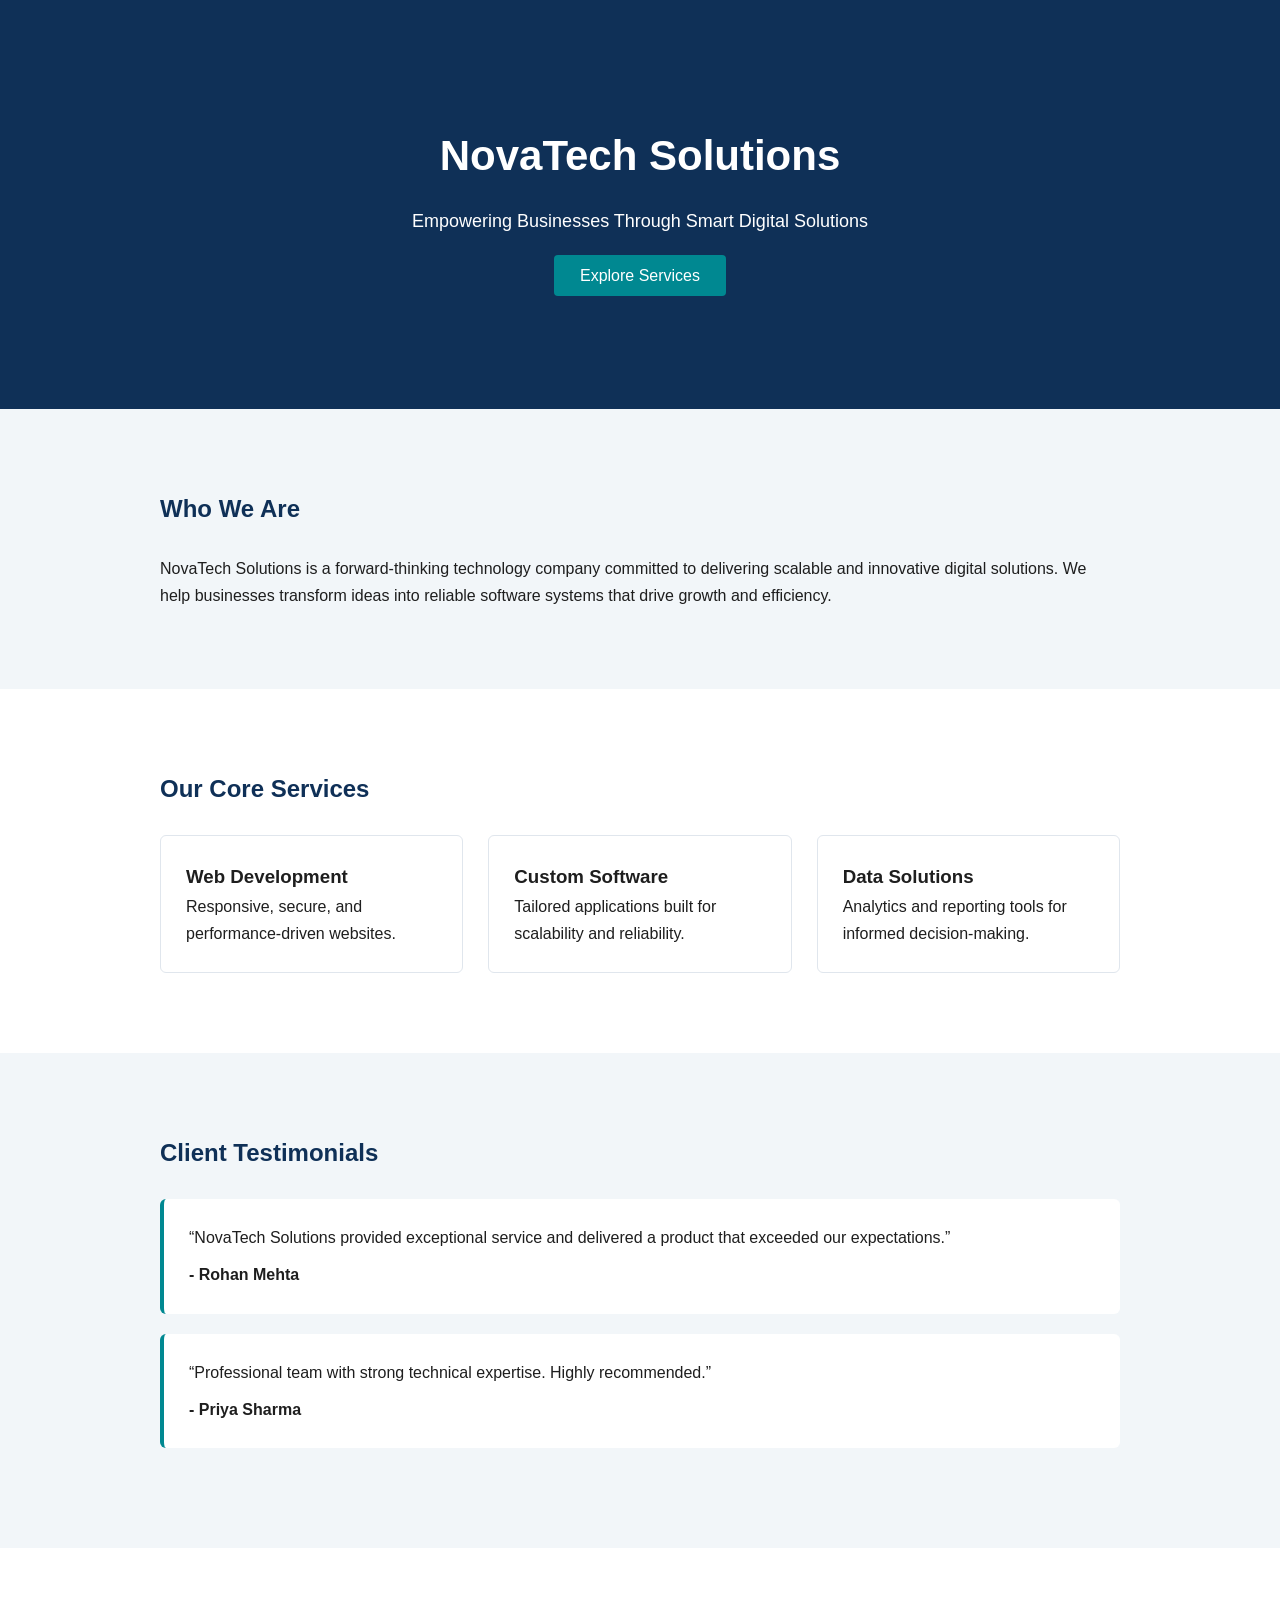
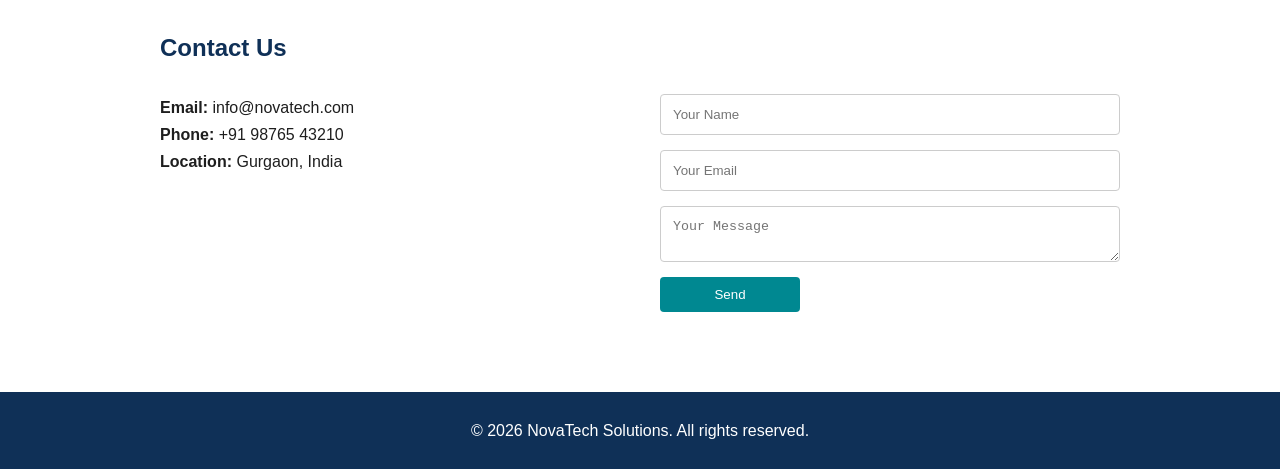
<file: Company_Landing_Page/index.html>
<!DOCTYPE html>
<html lang="en">
<head>
    <meta charset="UTF-8">
    <title>NovaTech Solutions</title>
    <link rel="stylesheet" href="style.css">
</head>
<body>

<!-- HERO SPLIT SECTION -->
<header class="hero">
    <div class="hero-text">
        <h1>NovaTech Solutions</h1>
        <p>Empowering Businesses Through Smart Digital Solutions</p>
        <a href="#services" class="btn">Explore Services</a>
    </div>
</header>

<!-- ABOUT -->
<section class="section-light" id="about">
    <div class="content">
        <h2>Who We Are</h2>
        <p>
            NovaTech Solutions is a forward-thinking technology company 
            committed to delivering scalable and innovative digital solutions. 
            We help businesses transform ideas into reliable software systems 
            that drive growth and efficiency.
        </p>
    </div>
</section>

<!-- SERVICES -->
<section class="section-dark" id="services">
    <div class="content">
        <h2>Our Core Services</h2>

        <div class="services-grid">
            <div class="service-box">
                <h3>Web Development</h3>
                <p>Responsive, secure, and performance-driven websites.</p>
            </div>

            <div class="service-box">
                <h3>Custom Software</h3>
                <p>Tailored applications built for scalability and reliability.</p>
            </div>

            <div class="service-box">
                <h3>Data Solutions</h3>
                <p>Analytics and reporting tools for informed decision-making.</p>
            </div>
        </div>
    </div>
</section>

<!-- TESTIMONIALS -->
<section class="section-light" id="testimonials">
    <div class="content">
        <h2>Client Testimonials</h2>

        <div class="testimonial-box">
            <p>
                “NovaTech Solutions provided exceptional service and delivered 
                a product that exceeded our expectations.”
            </p>
            <span>- Rohan Mehta</span>
        </div>

        <div class="testimonial-box">
            <p>
                “Professional team with strong technical expertise. Highly recommended.”
            </p>
            <span>- Priya Sharma</span>
        </div>
    </div>
</section>

<!-- CONTACT -->
<section class="section-dark" id="contact">
    <div class="content">
        <h2>Contact Us</h2>

        <div class="contact-wrapper">
            <div class="contact-info">
                <p><strong>Email:</strong> info@novatech.com</p>
                <p><strong>Phone:</strong> +91 98765 43210</p>
                <p><strong>Location:</strong> Gurgaon, India</p>
            </div>

            <form>
                <input type="text" placeholder="Your Name" required>
                <input type="email" placeholder="Your Email" required>
                <textarea placeholder="Your Message" required></textarea>
                <button type="submit">Send</button>
            </form>
        </div>
    </div>
</section>

<footer>
    <p>© 2026 NovaTech Solutions. All rights reserved.</p>
</footer>

</body>
</html>
</file>
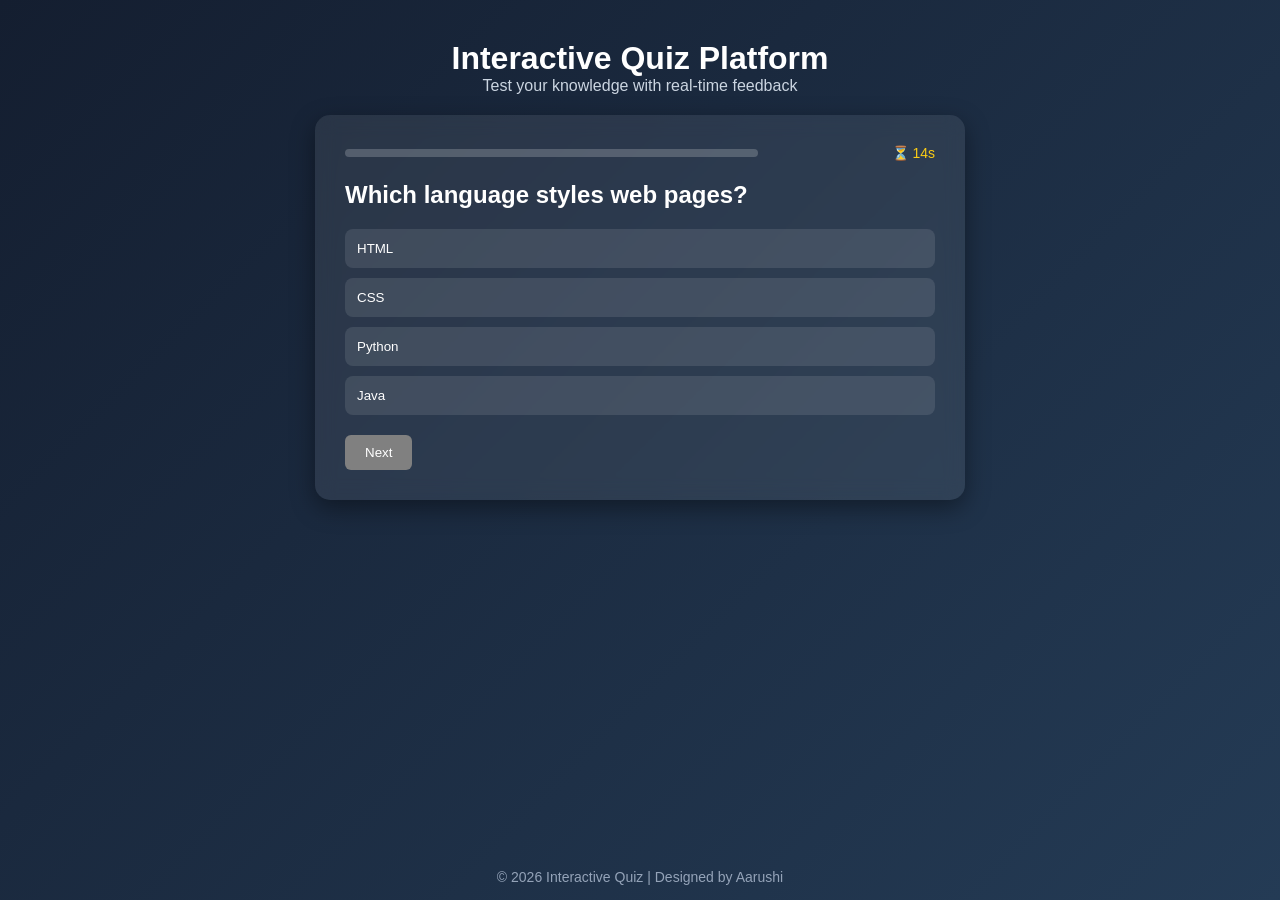
<file: Interactive Quiz/index.html>
<!DOCTYPE html>
<html lang="en">
<head>
    <meta charset="UTF-8">
    <title>Interactive Quiz Platform</title>
    <meta name="viewport" content="width=device-width, initial-scale=1.0">
    <link rel="stylesheet" href="style.css">
</head>
<body>

<header class="header">
    <h1>Interactive Quiz Platform</h1>
    <p>Test your knowledge with real-time feedback</p>
</header>

<main class="quiz-container">

    <section class="quiz-box">

        <div class="quiz-top">
            <div class="progress-container">
                <div id="progress"></div>
            </div>
            <div class="timer">
                ⏳ <span id="time">15</span>s
            </div>
        </div>

        <article id="question-box">
            <h2 id="question">Question Text</h2>
        </article>

        <section id="options" class="options"></section>

        <div class="controls">
            <button id="nextBtn" disabled>Next</button>
        </div>

    </section>

    <section id="result-box" class="result hidden">
        <h2>Quiz Completed 🎉</h2>
        <p>Your Score: <span id="score"></span></p>
        <p id="feedback"></p>
        <button id="restartBtn">Restart Quiz</button>
    </section>

</main>

<footer class="footer">
    <p>© 2026 Interactive Quiz | Designed by Aarushi</p>
</footer>

<script src="script.js"></script>
</body>
</file>
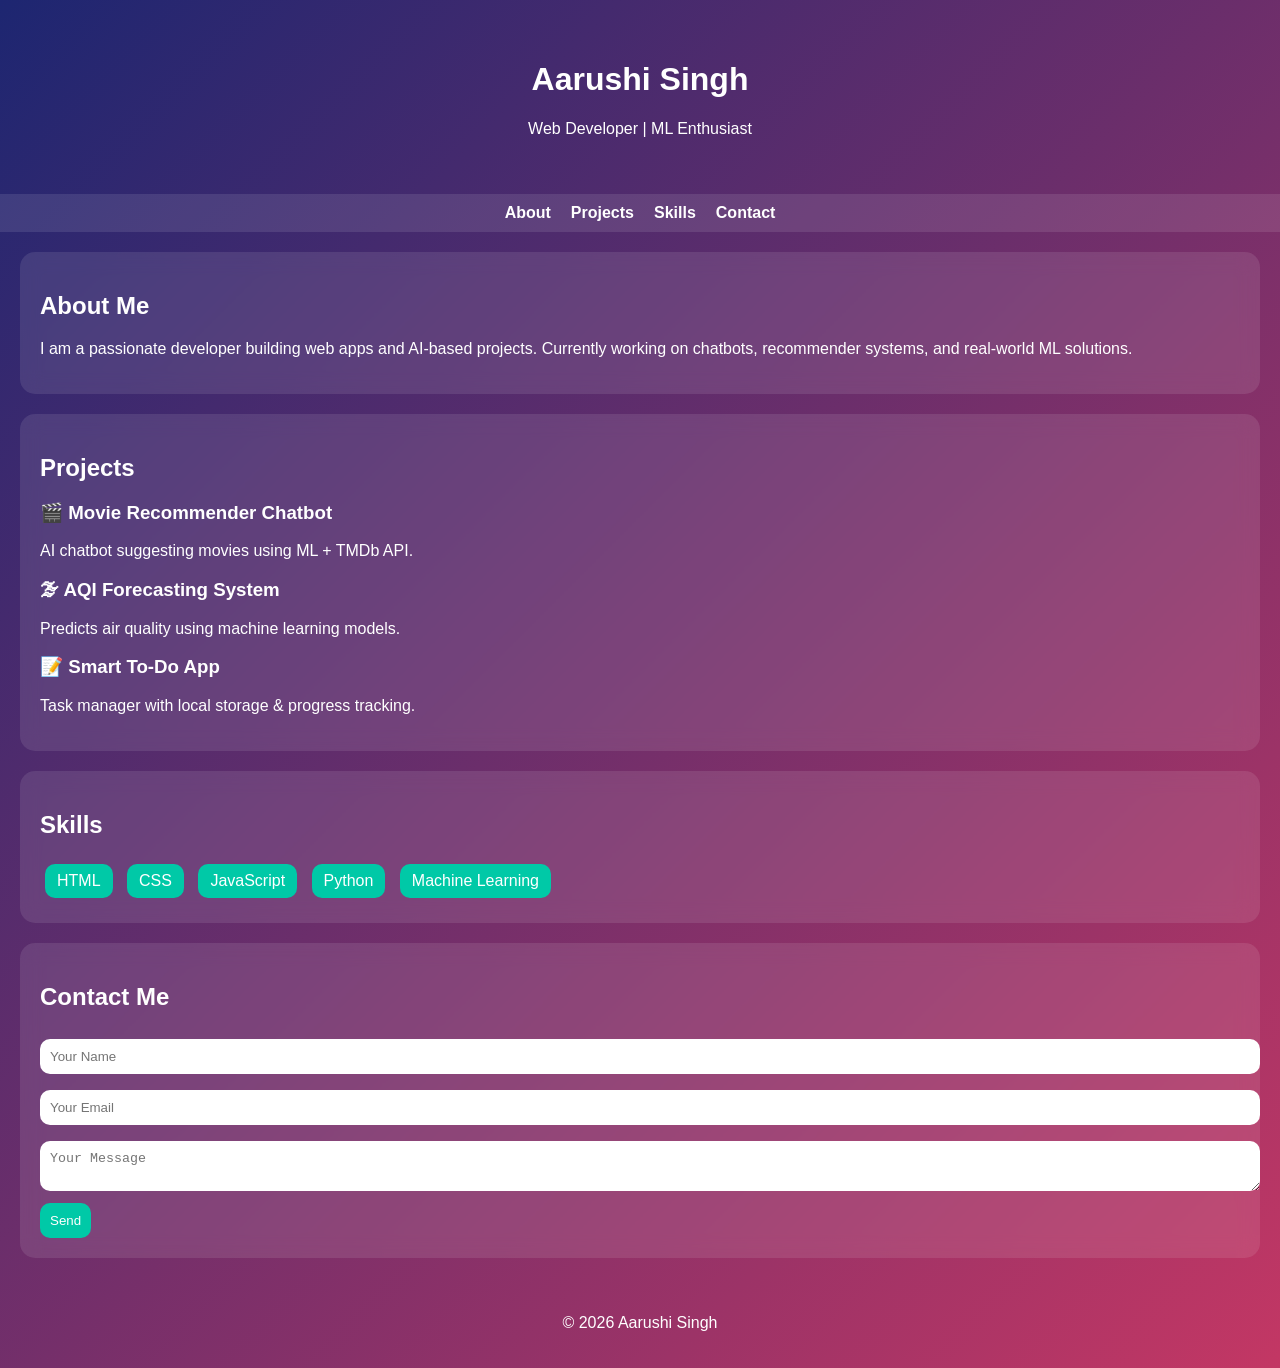
<file: Porfolio/index.html>
<!DOCTYPE html>
<html lang="en">
<head>
  <meta charset="UTF-8">
  <title>My Portfolio</title>
  <link rel="stylesheet" href="style.css">
</head>
<body>

<header>
  <h1>Aarushi Singh</h1>
  <p>Web Developer | ML Enthusiast</p>
</header>

<nav>
  <a href="#about">About</a>
  <a href="#projects">Projects</a>
  <a href="#skills">Skills</a>
  <a href="#contact">Contact</a>
</nav>

<section id="about" class="card">
  <h2>About Me</h2>
  <p>
    I am a passionate developer building web apps and AI-based projects.
    Currently working on chatbots, recommender systems, and real-world ML solutions.
  </p>
</section>

<section id="projects" class="card">
  <h2>Projects</h2>

  <div class="project">
    <h3>🎬 Movie Recommender Chatbot</h3>
    <p>AI chatbot suggesting movies using ML + TMDb API.</p>
  </div>

  <div class="project">
    <h3>🌫 AQI Forecasting System</h3>
    <p>Predicts air quality using machine learning models.</p>
  </div>

  <div class="project">
    <h3>📝 Smart To-Do App</h3>
    <p>Task manager with local storage & progress tracking.</p>
  </div>

</section>

<section id="skills" class="card">
  <h2>Skills</h2>
  <div class="skills">
    <span>HTML</span>
    <span>CSS</span>
    <span>JavaScript</span>
    <span>Python</span>
    <span>Machine Learning</span>
  </div>
</section>

<section id="contact" class="card">
  <h2>Contact Me</h2>
  <form id="contactForm">
    <input type="text" placeholder="Your Name" required>
    <input type="email" placeholder="Your Email" required>
    <textarea placeholder="Your Message"></textarea>
    <button type="submit">Send</button>
  </form>
</section>

<footer>
  <p>© 2026 Aarushi Singh</p>
</footer>

<script src="script.js"></script>
</body>
</html>
</file>
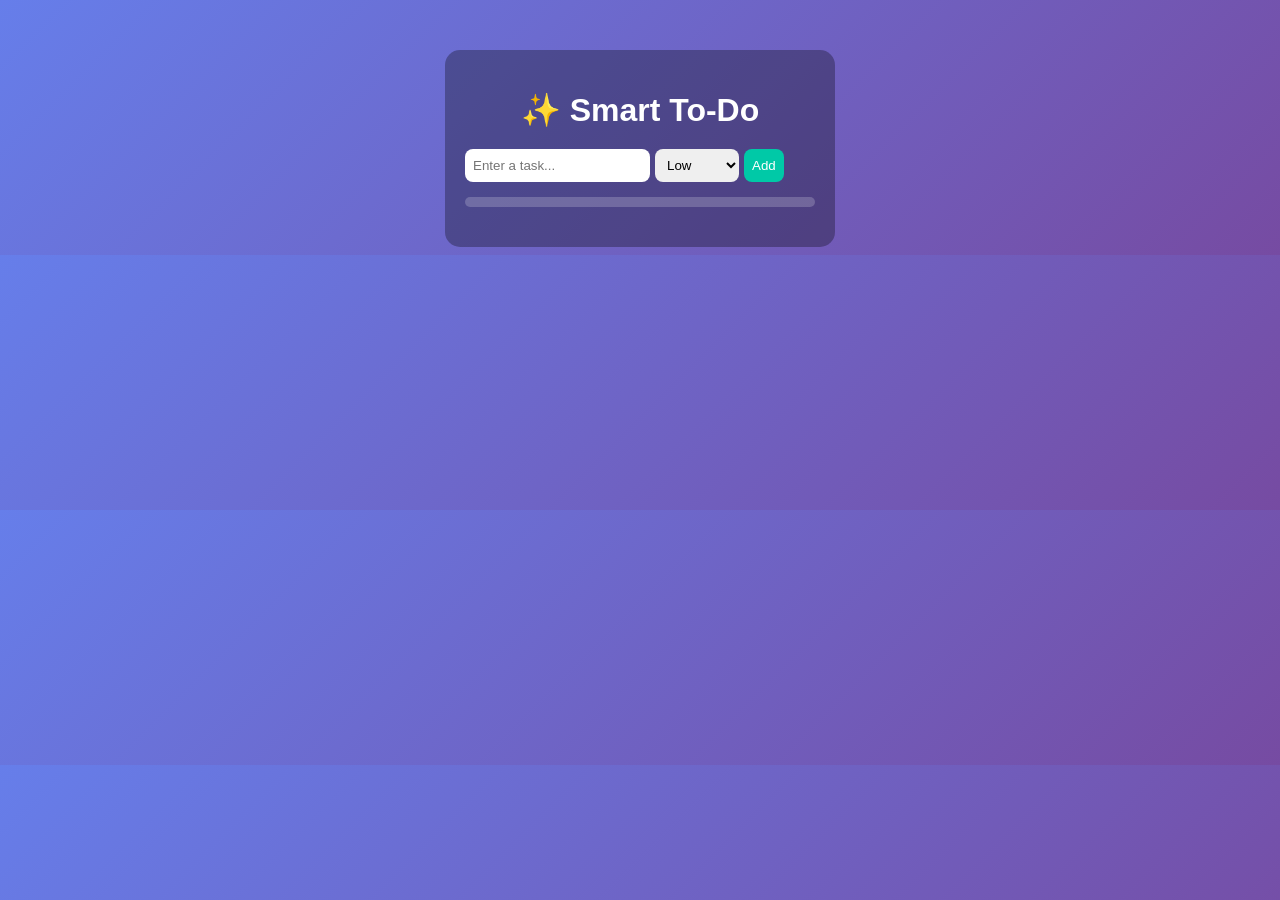
<file: To Do List/index.html>
<!DOCTYPE html>
<html lang="en">
<head>
    <meta charset="UTF-8">
    <title>Smart To-Do List</title>
    <link rel="stylesheet" href="style.css">
</head>
<body>

<div class="container">
    <h1>✨ Smart To-Do</h1>

    <div class="input-section">
        <input type="text" id="taskInput" placeholder="Enter a task...">
        <select id="priority">
            <option value="low">Low</option>
            <option value="medium">Medium</option>
            <option value="high">High</option>
        </select>
        <button onclick="addTask()">Add</button>
    </div>

    <div class="progress">
        <div id="progressBar"></div>
    </div>

    <ul id="taskList"></ul>
</div>

<script src="script.js"></script>
</body>
</html>
</file>
<file: Company_Landing_Page/style.css>
* {
    margin: 0;
    padding: 0;
    box-sizing: border-box;
}

body {
    font-family: 'Segoe UI', sans-serif;
    line-height: 1.7;
    color: #1E1E1E;
}

/* HERO */
.hero {
    background: #0F3057;
    color: white;
    padding: 120px 20px;
    text-align: center;
}

.hero h1 {
    font-size: 42px;
    margin-bottom: 15px;
}

.hero p {
    font-size: 18px;
    margin-bottom: 25px;
}

.btn {
    background: #008891;
    color: white;
    padding: 12px 26px;
    text-decoration: none;
    border-radius: 4px;
    transition: 0.3s;
}

.btn:hover {
    background: #006f74;
}

/* SECTION TYPES */
.section-light {
    background: #F2F6F9;
    padding: 80px 0;
}

.section-dark {
    background: white;
    padding: 80px 0;
}

.content {
    width: 75%;
    margin: auto;
}

h2 {
    margin-bottom: 25px;
    color: #0F3057;
}

/* SERVICES GRID */
.services-grid {
    display: grid;
    grid-template-columns: repeat(auto-fit, minmax(250px, 1fr));
    gap: 25px;
}

.service-box {
    background: white;
    padding: 25px;
    border-radius: 6px;
    border: 1px solid #E0E6ED;
    transition: 0.3s;
}

.service-box:hover {
    transform: translateY(-5px);
    border-top: 4px solid #008891;
}

/* TESTIMONIALS */
.testimonial-box {
    background: white;
    padding: 25px;
    margin-bottom: 20px;
    border-left: 4px solid #008891;
    border-radius: 6px;
}

.testimonial-box span {
    display: block;
    margin-top: 10px;
    font-weight: 600;
}

/* CONTACT */
.contact-wrapper {
    display: flex;
    gap: 40px;
    flex-wrap: wrap;
}

.contact-info {
    flex: 1;
    min-width: 250px;
}

form {
    flex: 1;
    display: flex;
    flex-direction: column;
    gap: 15px;
    min-width: 250px;
}

form input,
form textarea {
    padding: 12px;
    border: 1px solid #ccc;
    border-radius: 4px;
}

form button {
    width: 140px;
    padding: 10px;
    background: #008891;
    border: none;
    color: white;
    border-radius: 4px;
    cursor: pointer;
}

form button:hover {
    background: #006f74;
}

/* FOOTER */
footer {
    background: #0F3057;
    color: white;
    text-align: center;
    padding: 25px;
}
</file>
<file: Interactive Quiz/style.css>
* {
    margin: 0;
    padding: 0;
    box-sizing: border-box;
    font-family: 'Segoe UI', sans-serif;
}

body {
    background: linear-gradient(135deg, #141e30, #243b55);
    color: #fff;
    min-height: 100vh;
    display: flex;
    flex-direction: column;
    align-items: center;
}

.header {
    text-align: center;
    margin: 40px 0 20px;
}

.header h1 {
    font-size: 32px;
}

.header p {
    color: #cbd5e1;
}

.quiz-container {
    width: 95%;
    max-width: 650px;
    margin-bottom: 40px;
}

.quiz-box {
    background: rgba(255,255,255,0.08);
    backdrop-filter: blur(10px);
    padding: 30px;
    border-radius: 15px;
    box-shadow: 0 8px 25px rgba(0,0,0,0.4);
    transition: 0.3s ease;
}

.quiz-top {
    display: flex;
    justify-content: space-between;
    align-items: center;
    margin-bottom: 20px;
}

.progress-container {
    width: 70%;
    height: 8px;
    background: rgba(255,255,255,0.2);
    border-radius: 10px;
    overflow: hidden;
}

#progress {
    height: 100%;
    width: 0%;
    background: #00f5a0;
    transition: width 0.3s ease;
}

.timer {
    font-size: 14px;
    color: #facc15;
}

#question {
    margin-bottom: 20px;
}

.options button {
    width: 100%;
    padding: 12px;
    margin-bottom: 10px;
    border-radius: 8px;
    border: none;
    cursor: pointer;
    background: rgba(255,255,255,0.1);
    color: white;
    transition: 0.2s ease;
    text-align: left;
}

.options button:hover {
    background: rgba(255,255,255,0.25);
}

.options button.correct {
    background: #22c55e;
}

.options button.wrong {
    background: #ef4444;
}

.controls {
    margin-top: 10px;
}

#nextBtn, #restartBtn {
    padding: 10px 20px;
    border: none;
    border-radius: 6px;
    background: #3b82f6;
    color: white;
    cursor: pointer;
    transition: 0.2s;
}

#nextBtn:disabled {
    background: gray;
    cursor: not-allowed;
}

#nextBtn:hover, #restartBtn:hover {
    background: #2563eb;
}

.result {
    text-align: center;
    background: rgba(255,255,255,0.1);
    padding: 30px;
    border-radius: 12px;
}

.hidden {
    display: none;
}

.footer {
    margin-top: auto;
    padding: 15px;
    font-size: 14px;
    color: #94a3b8;
}
</file>
<file: Porfolio/style.css>
body {
  margin: 0;
  font-family: Arial, sans-serif;
  background: linear-gradient(135deg, #1d2671, #c33764);
  color: white;
  scroll-behavior: smooth;
}

header {
  text-align: center;
  padding: 40px;
}

nav {
  display: flex;
  justify-content: center;
  gap: 20px;
  background: rgba(255,255,255,0.1);
  padding: 10px;
}

nav a {
  color: white;
  text-decoration: none;
  font-weight: bold;
}

.card {
  background: rgba(255,255,255,0.1);
  margin: 20px;
  padding: 20px;
  border-radius: 15px;
  backdrop-filter: blur(10px);
}

.project {
  margin-top: 10px;
}

.skills span {
  display: inline-block;
  background: #00c9a7;
  padding: 8px 12px;
  border-radius: 10px;
  margin: 5px;
}

input, textarea {
  width: 100%;
  margin: 8px 0;
  padding: 10px;
  border-radius: 10px;
  border: none;
}

button {
  padding: 10px;
  background: #00c9a7;
  border: none;
  border-radius: 10px;
  color: white;
  cursor: pointer;
}

button:hover {
  background: #00a387;
}

footer {
  text-align: center;
  padding: 20px;
}
</file>
<file: To Do List/style.css>
body {
    font-family: Arial, sans-serif;
    background: linear-gradient(135deg, #667eea, #764ba2);
    color: white;
    display: flex;
    justify-content: center;
    margin-top: 50px;
}

.container {
    background: rgba(0,0,0,0.3);
    padding: 20px;
    border-radius: 15px;
    width: 350px;
    text-align: center;
}

h1 {
    margin-bottom: 20px;
}

.input-section {
    display: flex;
    gap: 5px;
}

input, select, button {
    padding: 8px;
    border: none;
    border-radius: 8px;
}

button {
    background: #00c9a7;
    color: white;
    cursor: pointer;
}

button:hover {
    background: #00a387;
}

ul {
    list-style: none;
    padding: 0;
    margin-top: 20px;
}

li {
    background: rgba(255,255,255,0.1);
    margin: 8px 0;
    padding: 10px;
    border-radius: 10px;
    display: flex;
    justify-content: space-between;
    align-items: center;
}

.completed {
    text-decoration: line-through;
    opacity: 0.6;
}

.low { border-left: 5px solid #00ffcc; }
.medium { border-left: 5px solid #ffcc00; }
.high { border-left: 5px solid #ff4d4d; }

.progress {
    width: 100%;
    background: rgba(255,255,255,0.2);
    height: 10px;
    border-radius: 10px;
    margin-top: 15px;
}

#progressBar {
    height: 100%;
    width: 0%;
    background: #00ffcc;
    border-radius: 10px;
}
</file>
